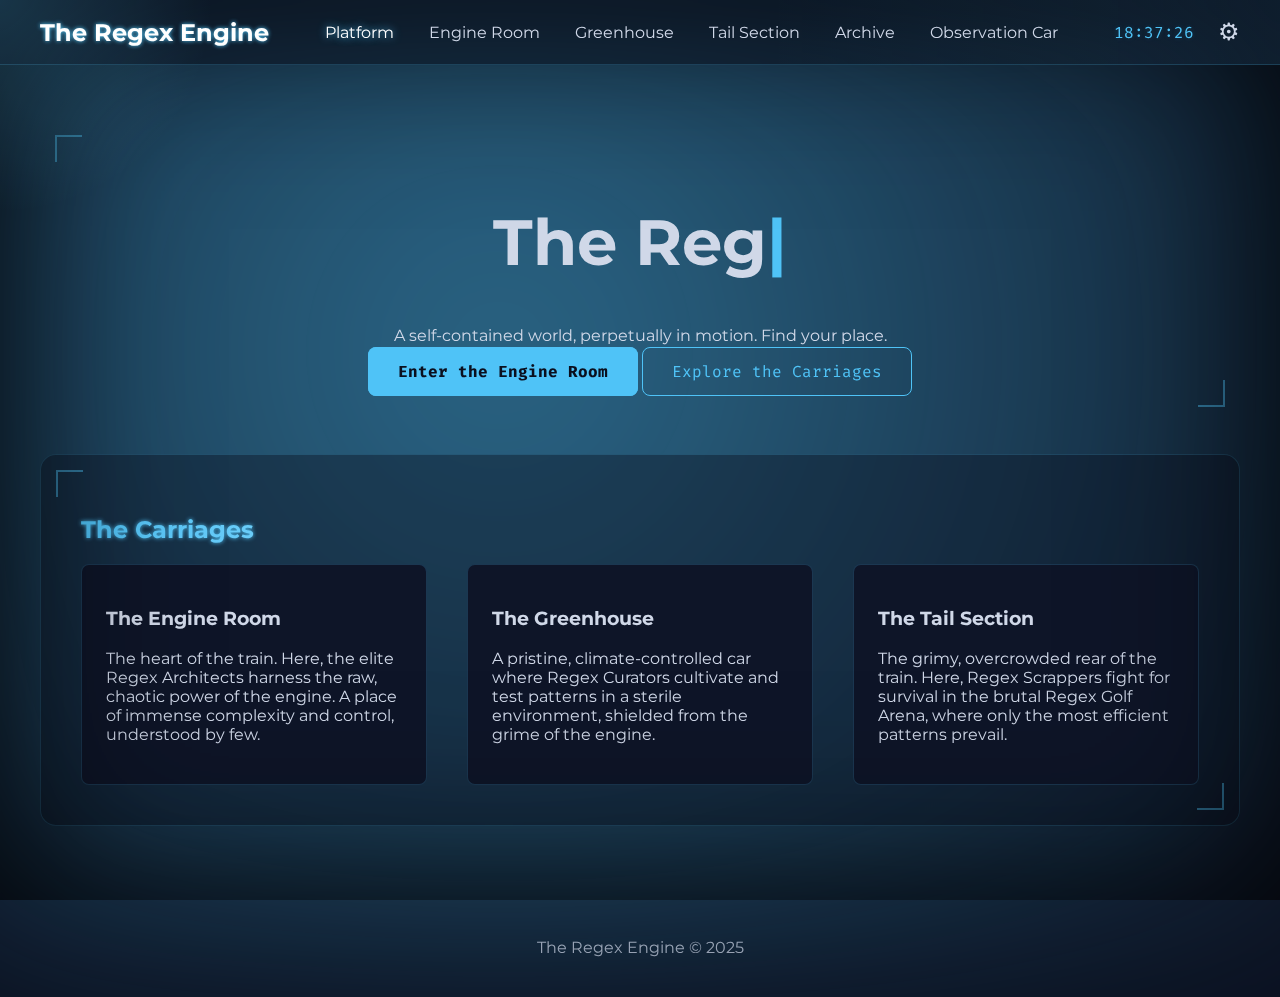
<file: index.html>
<!DOCTYPE html>
<html lang="en">
<head>
	<meta charset="UTF-8">
	<meta name="viewport" content="width=device-width, initial-scale=1.0">
	<title>The Regex Engine</title>
	<meta name="description" content="Welcome to The Regex Engine, a self-contained world moving through the digital wasteland.">
	<link rel="icon" type="image/svg+xml" href="data:image/svg+xml,%3Csvg xmlns='http://www.w3.org/2000/svg' viewBox='0 0 64 64'%3E%3Ccircle fill='%230a0f1e' cx='32' cy='32' r='32'/%3E%3Ctext x='50%' y='50%' text-anchor='middle' dy='.35em' font-size='32' font-family='monospace' fill='%234fc3f7'%3E.*%3C/text%3E%3C/svg%3E">
	<link rel="stylesheet" href="style.css">
</head>
<body class="theme-cyber">
    <div id="preloader"><div class="glitch-text" data-text="BOARDING...">BOARDING...</div></div>
    <div class="vignette"></div>
	<div id="cursor-light"></div>
    <header>
        <nav class="navbar">
            <div class="navbar-content">
                <a href="index.html" class="nav-logo glitch" data-text="The Regex Engine">The Regex Engine</a>
                <ul class="nav-links">
                    <li><a href="index.html" class="nav-link active">Platform</a></li>
                    <li><a href="visualizer.html" class="nav-link">Engine Room</a></li>
                    <li><a href="playground.html" class="nav-link">Greenhouse</a></li>
                    <li><a href="challenges.html" class="nav-link">Tail Section</a></li>
                    <li><a href="archive.html" class="nav-link">Archive</a></li>
                    <li><a href="about.html" class="nav-link">Observation Car</a></li>
                </ul>
                <div class="navbar-hud">
                    <div id="navbar-clock"></div>
                    <div id="settings-toggle" aria-label="Toggle theme settings">&#9881;</div>
                </div>
            </div>
        </nav>
    </header>
	<main>
		<section class="home-section">
			<h1 class="typing-container"><span id="typing-text"></span><span class="cursor">|</span></h1>
			<p class="subtitle">A self-contained world, perpetually in motion. Find your place.</p>
			<div class="home-actions">
				<a href="visualizer.html" class="home-btn primary">Enter the Engine Room</a>
				<a href="#carriages" class="home-btn secondary">Explore the Carriages</a>
			</div>
		</section>
        <section id="carriages" class="project-scope-section anim-fade-in">
			<h2 class="glitch" data-text="The Carriages">The Carriages</h2>
            <div class="scope-grid">
                <div class="scope-card" data-tilt>
                    <h3>The Engine Room</h3>
                    <p>The heart of the train. Here, the elite Regex Architects harness the raw, chaotic power of the engine. A place of immense complexity and control, understood by few.</p>
                </div>
                <div class="scope-card" data-tilt>
                    <h3>The Greenhouse</h3>
                    <p>A pristine, climate-controlled car where Regex Curators cultivate and test patterns in a sterile environment, shielded from the grime of the engine.</p>
                </div>
                <div class="scope-card" data-tilt>
                    <h3>The Tail Section</h3>
                    <p>The grimy, overcrowded rear of the train. Here, Regex Scrappers fight for survival in the brutal Regex Golf Arena, where only the most efficient patterns prevail.</p>
                </div>
            </div>
		</section>
	</main>
    <div id="settings-panel">
        <h4>Select Theme</h4>
        <button class="theme-btn" data-theme="theme-cyber">Cyber</button>
        <button class="theme-btn" data-theme="theme-matrix">Matrix</button>
        <button class="theme-btn" data-theme="theme-solarized">Solarized</button>
    </div>
	<footer><p>The Regex Engine &copy; 2025</p></footer>
	<script src="script.js"></script>
</body>
</html>
</file>
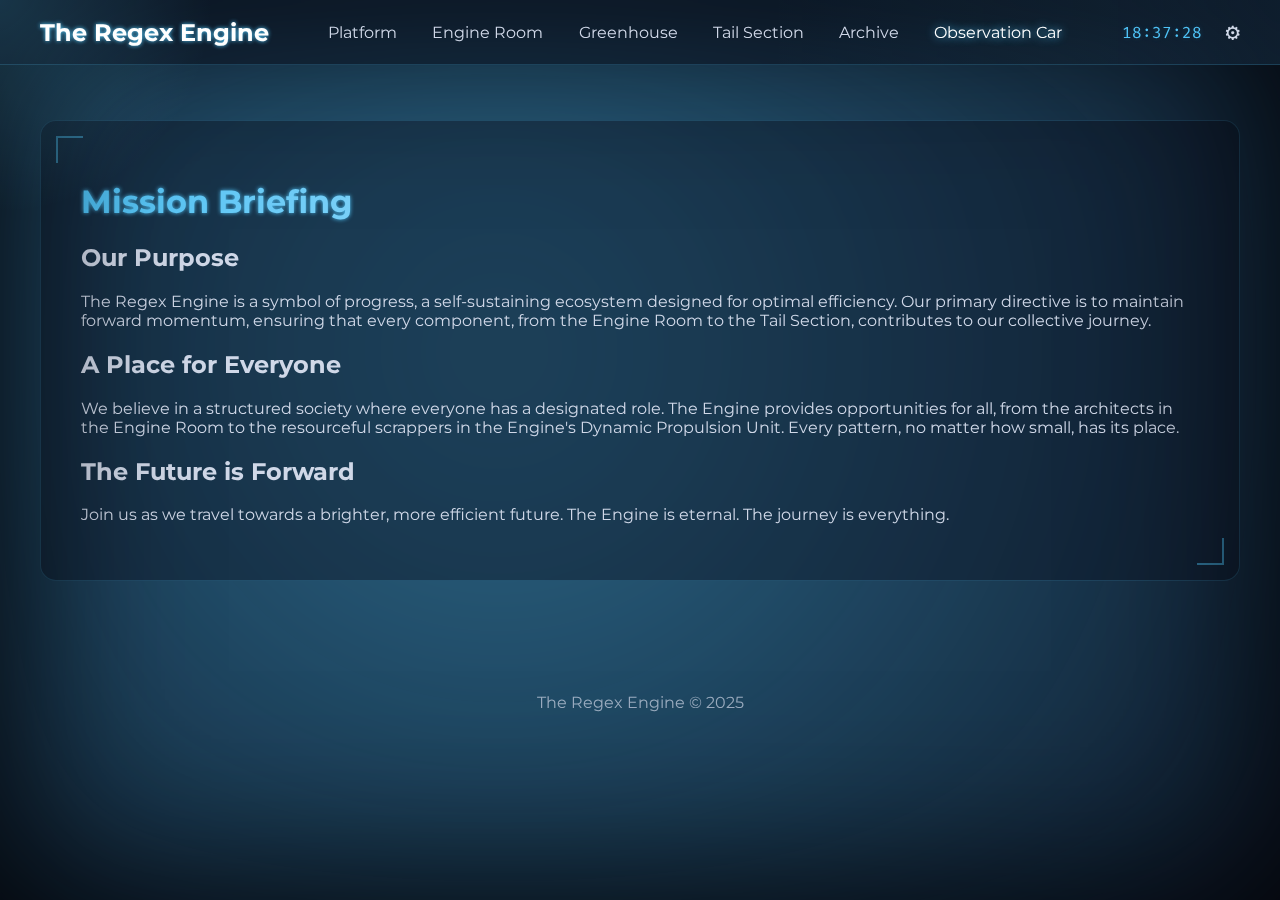
<file: about.html>
<!DOCTYPE html>
<html lang="en">
<head>
    <meta charset="UTF-8">
    <meta name="viewport" content="width=device-width, initial-scale=1.0">
    <title>Observation Car | The Regex Engine</title>
    <link rel="icon" type="image/svg+xml" href="data:image/svg+xml,%3Csvg xmlns='http://www.w3.org/2000/svg' viewBox='0 0 64 64'%3E%3Ccircle fill='%230a0f1e' cx='32' cy='32' r='32'/%3E%3Ctext x='50%' y='50%' text-anchor='middle' dy='.35em' font-size='32' font-family='monospace' fill='%234fc3f7'%3E.*%3C/text%3E%3C/svg%3E">
    <link rel="stylesheet" href="style.css">
</head>
<body class="theme-cyber">
    <div id="preloader"><div class="glitch-text" data-text="TRANSMITTING...">TRANSMITTING...</div></div>
    <div class="vignette"></div>
    <div id="cursor-light"></div>
    <header>
        <nav class="navbar">
            <div class="navbar-content">
                <a href="index.html" class="nav-logo glitch" data-text="The Regex Engine">The Regex Engine</a>
                <ul class="nav-links">
                    <li><a href="index.html" class="nav-link">Platform</a></li>
                    <li><a href="visualizer.html" class="nav-link">Engine Room</a></li>
                    <li><a href="playground.html" class="nav-link">Greenhouse</a></li>
                    <li><a href="challenges.html" class="nav-link">Tail Section</a></li>
                    <li><a href="archive.html" class="nav-link">Archive</a></li>
                    <li><a href="about.html" class="nav-link active">Observation Car</a></li>
                </ul>
                <div class="navbar-hud">
                    <div id="navbar-clock"></div>
                    <div id="settings-toggle" aria-label="Toggle theme settings">&#9881;</div>
                </div>
            </div>
        </nav>
    </header>
    <main>
        <section class="about-section anim-fade-in">
            <h1 class="glitch" data-text="Mission Briefing">Mission Briefing</h1>
            <div class="about-content">
                <h2>Our Purpose</h2>
                <p>The Regex Engine is a symbol of progress, a self-sustaining ecosystem designed for optimal efficiency. Our primary directive is to maintain forward momentum, ensuring that every component, from the Engine Room to the Tail Section, contributes to our collective journey.</p>
                <h2>A Place for Everyone</h2>
                <p>We believe in a structured society where everyone has a designated role. The Engine provides opportunities for all, from the architects in the Engine Room to the resourceful scrappers in the Engine's Dynamic Propulsion Unit. Every pattern, no matter how small, has its place.</p>
                <h2>The Future is Forward</h2>
                <p>Join us as we travel towards a brighter, more efficient future. The Engine is eternal. The journey is everything.</p>
            </div>
        </section>
    </main>
    <div id="settings-panel">
        <h4>Select Theme</h4>
        <button class="theme-btn" data-theme="theme-cyber">Cyber</button>
        <button class="theme-btn" data-theme="theme-matrix">Matrix</button>
        <button class="theme-btn" data-theme="theme-solarized">Solarized</button>
    </div>
    <footer><p>The Regex Engine &copy; 2025</p></footer>
    <script src="script.js"></script>
</body>
</html>
</file>
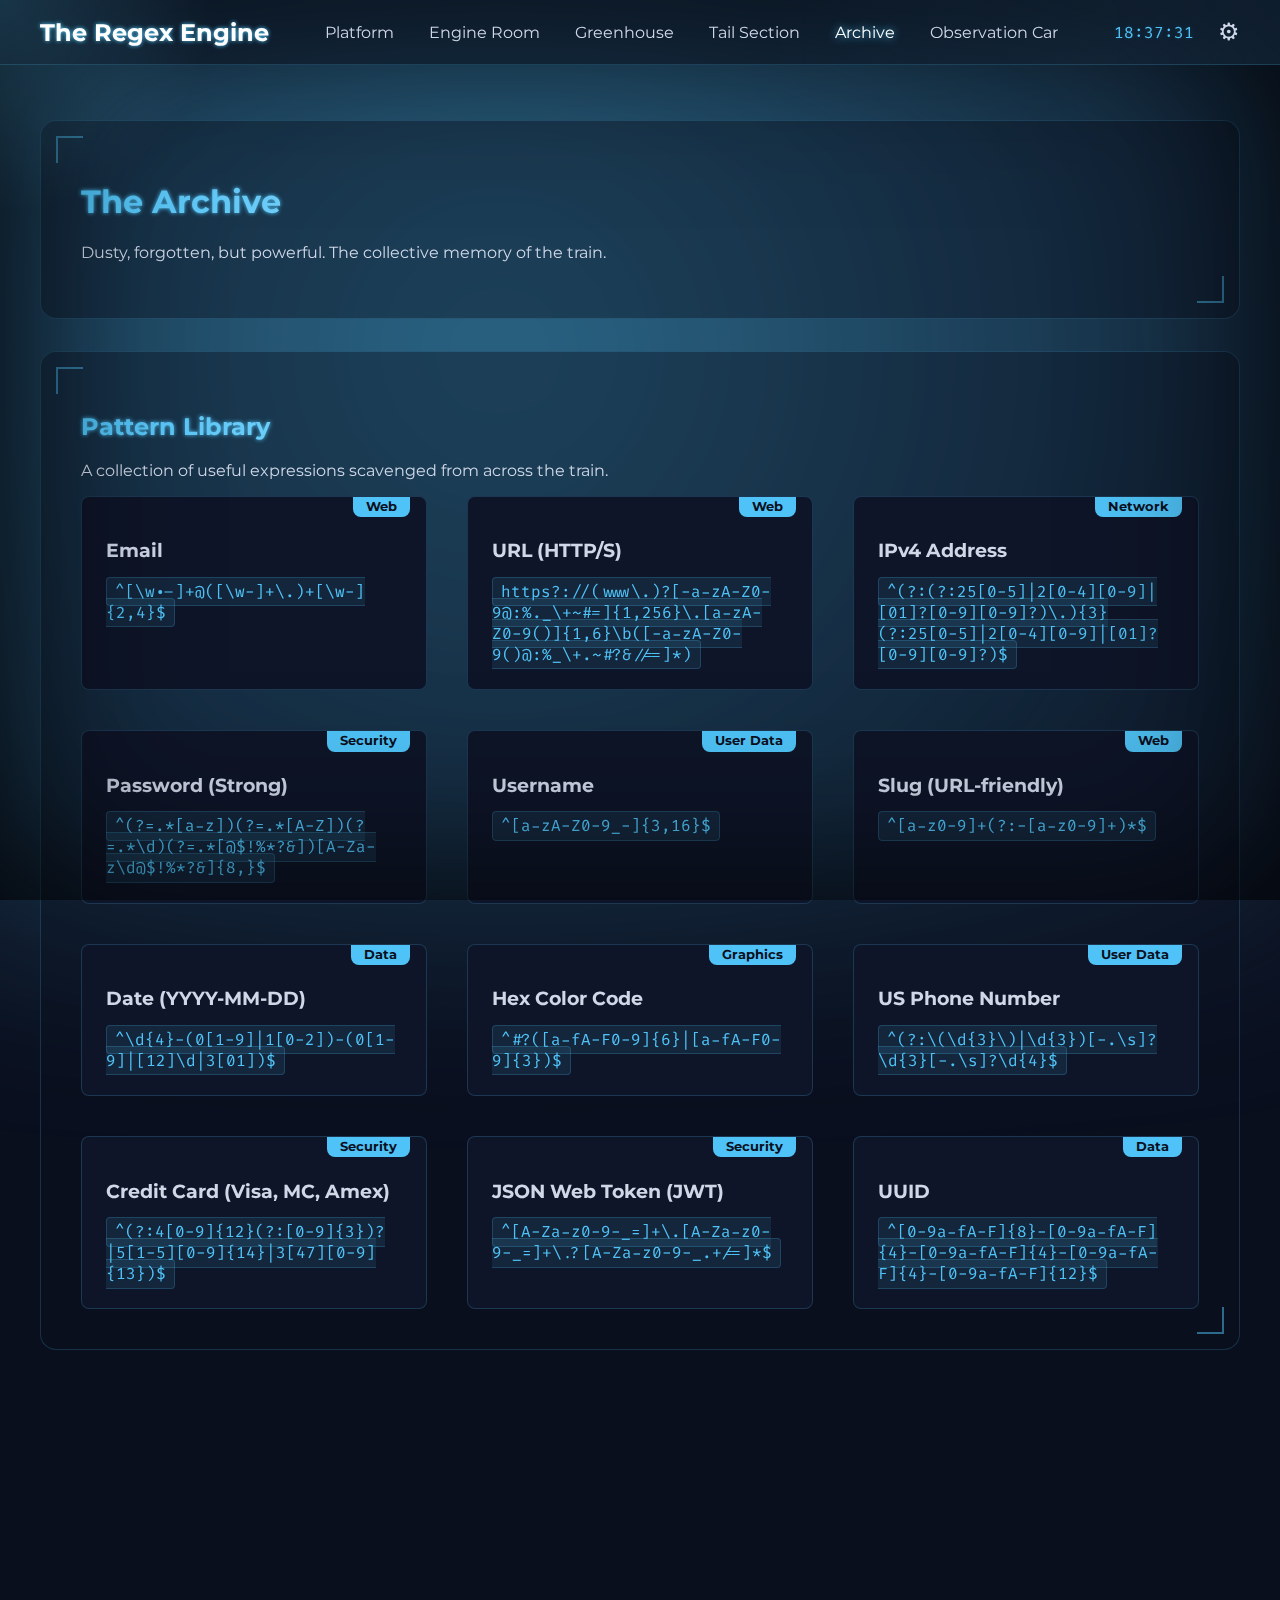
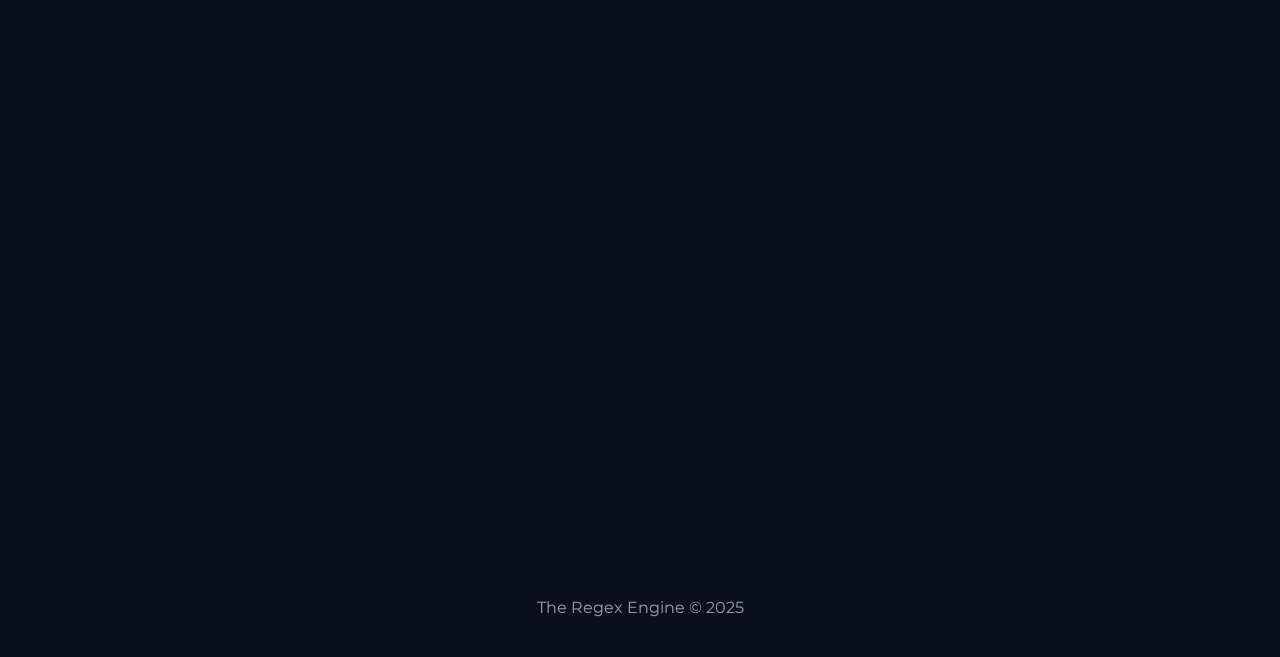
<file: archive.html>
<!DOCTYPE html>
<html lang="en">
<head>
    <meta charset="UTF-8">
    <meta name="viewport" content="width=device-width, initial-scale=1.0">
    <title>The Archive | The Regex Engine</title>
    <link rel="icon" type="image/svg+xml" href="data:image/svg+xml,%3Csvg xmlns='http://www.w3.org/2000/svg' viewBox='0 0 64 64'%3E%3Ccircle fill='%230a0f1e' cx='32' cy='32' r='32'/%3E%3Ctext x='50%' y='50%' text-anchor='middle' dy='.35em' font-size='32' font-family='monospace' fill='%234fc3f7'%3E.*%3C/text%3E%3C/svg%3E">
    <link rel="stylesheet" href="style.css">
</head>
<body class="theme-cyber">
    <div id="preloader"><div class="glitch-text" data-text="ACCESSING ARCHIVES...">ACCESSING ARCHIVES...</div></div>
    <div class="vignette"></div>
    <div id="cursor-light"></div>
    <header>
        <nav class="navbar">
            <div class="navbar-content">
                <a href="index.html" class="nav-logo glitch" data-text="The Regex Engine">The Regex Engine</a>
                <ul class="nav-links">
                    <li><a href="index.html" class="nav-link">Platform</a></li>
                    <li><a href="visualizer.html" class="nav-link">Engine Room</a></li>
                    <li><a href="playground.html" class="nav-link">Greenhouse</a></li>
                    <li><a href="challenges.html" class="nav-link">Tail Section</a></li>
                    <li><a href="archive.html" class="nav-link active">Archive</a></li>
                    <li><a href="about.html" class="nav-link">Observation Car</a></li>
                </ul>
                <div class="navbar-hud">
                    <div id="navbar-clock"></div>
                    <div id="settings-toggle" aria-label="Toggle theme settings">&#9881;</div>
                </div>
            </div>
        </nav>
    </header>
    <main>
        <section class="archive-section anim-fade-in">
            <h1 class="glitch" data-text="The Archive">The Archive</h1>
            <p class="subtitle">Dusty, forgotten, but powerful. The collective memory of the train.</p>
        </section>
        
        <section class="anim-fade-in">
            <h2 class="glitch" data-text="Pattern Library">Pattern Library</h2>
            <p>A collection of useful expressions scavenged from across the train.</p>
            <div id="pattern-library" class="pattern-grid"></div>
        </section>

        <section class="anim-fade-in">
            <h2 class="glitch" data-text="The Schematics">The Schematics</h2>
            <p>Uncover the forgotten blueprints. Click any token for a live demonstration.</p>
            <div id="cheatsheet-grid"></div>
        </section>
    </main>
    <div id="settings-panel">
        <h4>Select Theme</h4>
        <button class="theme-btn" data-theme="theme-cyber">Cyber</button>
        <button class="theme-btn" data-theme="theme-matrix">Matrix</button>
        <button class="theme-btn" data-theme="theme-solarized">Solarized</button>
    </div>
    <div id="cheatsheet-modal" class="modal-overlay">
        <div class="modal-content">
            <button class="modal-close" aria-label="Close modal">&times;</button>
            <h2 id="modal-token"></h2>
            <p id="modal-desc"></p>
            <div id="modal-demo"></div>
        </div>
    </div>
    <footer><p>The Regex Engine &copy; 2025</p></footer>
    <script src="script.js"></script>
</body>
</html>
</file>
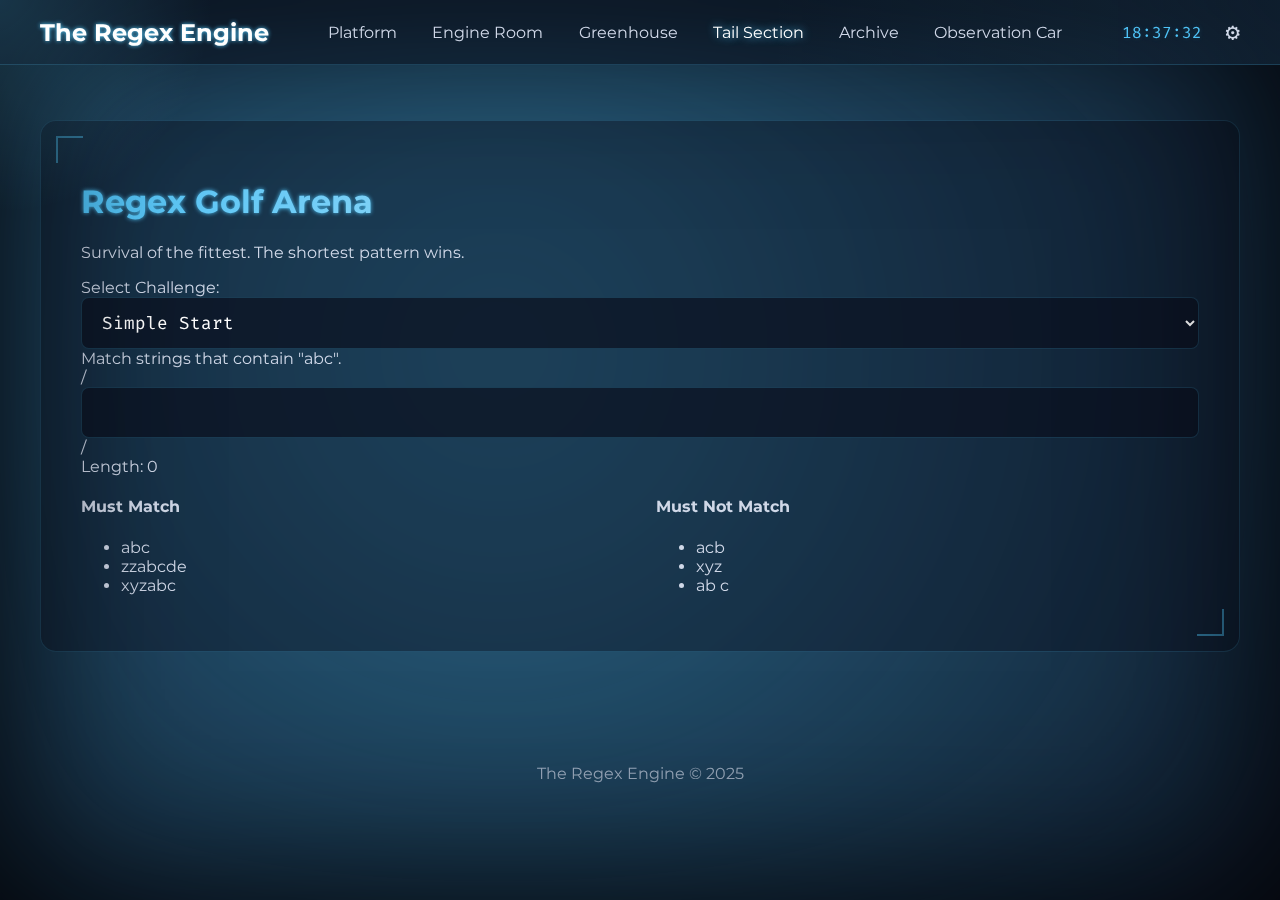
<file: challenges.html>
<!DOCTYPE html>
<html lang="en">
<head>
    <meta charset="UTF-8">
    <meta name="viewport" content="width=device-width, initial-scale=1.0">
    <title>The Tail Section | The Regex Engine</title>
    <link rel="icon" type="image/svg+xml" href="data:image/svg+xml,%3Csvg xmlns='http://www.w3.org/2000/svg' viewBox='0 0 64 64'%3E%3Ccircle fill='%230a0f1e' cx='32' cy='32' r='32'/%3E%3Ctext x='50%' y='50%' text-anchor='middle' dy='.35em' font-size='32' font-family='monospace' fill='%234fc3f7'%3E.*%3C/text%3E%3C/svg%3E">
    <link rel="stylesheet" href="style.css">
</head>
<body class="theme-cyber">
    <div id="preloader"><div class="glitch-text" data-text="ENTERING TAIL...">ENTERING TAIL...</div></div>
    <div class="vignette"></div>
    <div id="cursor-light"></div>
    <header>
        <nav class="navbar">
            <div class="navbar-content">
                <a href="index.html" class="nav-logo glitch" data-text="The Regex Engine">The Regex Engine</a>
                <ul class="nav-links">
                    <li><a href="index.html" class="nav-link">Platform</a></li>
                    <li><a href="visualizer.html" class="nav-link">Engine Room</a></li>
                    <li><a href="playground.html" class="nav-link">Greenhouse</a></li>
                    <li><a href="challenges.html" class="nav-link active">Tail Section</a></li>
                    <li><a href="archive.html" class="nav-link">Archive</a></li>
                    <li><a href="about.html" class="nav-link">Observation Car</a></li>
                </ul>
                <div class="navbar-hud">
                    <div id="navbar-clock"></div>
                    <div id="settings-toggle" aria-label="Toggle theme settings">&#9881;</div>
                </div>
            </div>
        </nav>
    </header>
    <main>
        <section class="challenges-section anim-fade-in">
            <h1 class="glitch" data-text="Regex Golf Arena">Regex Golf Arena</h1>
            <p class="subtitle">Survival of the fittest. The shortest pattern wins.</p>
            <div class="challenge-container">
                <div class="challenge-selector">
                    <label for="challenge-select">Select Challenge:</label>
                    <select id="challenge-select"></select>
                </div>
                <div id="challenge-description"></div>
                <div class="challenge-input-area">
                    <span>/</span>
                    <input type="text" id="challenge-input" autocomplete="off" autocorrect="off" autocapitalize="off" spellcheck="false">
                    <span>/</span>
                    <div id="char-count">Length: 0</div>
                </div>
                <div class="challenge-feedback-grid">
                    <div id="match-list-container">
                        <h4>Must Match</h4>
                        <ul id="match-list"></ul>
                    </div>
                    <div id="reject-list-container">
                        <h4>Must Not Match</h4>
                        <ul id="reject-list"></ul>
                    </div>
                </div>
            </div>
        </section>
    </main>
    <div id="settings-panel">
        <h4>Select Theme</h4>
        <button class="theme-btn" data-theme="theme-cyber">Cyber</button>
        <button class="theme-btn" data-theme="theme-matrix">Matrix</button>
        <button class="theme-btn" data-theme="theme-solarized">Solarized</button>
    </div>
    <footer><p>The Regex Engine &copy; 2025</p></footer>
    <script src="script.js"></script>
</body>
</html>
</file>
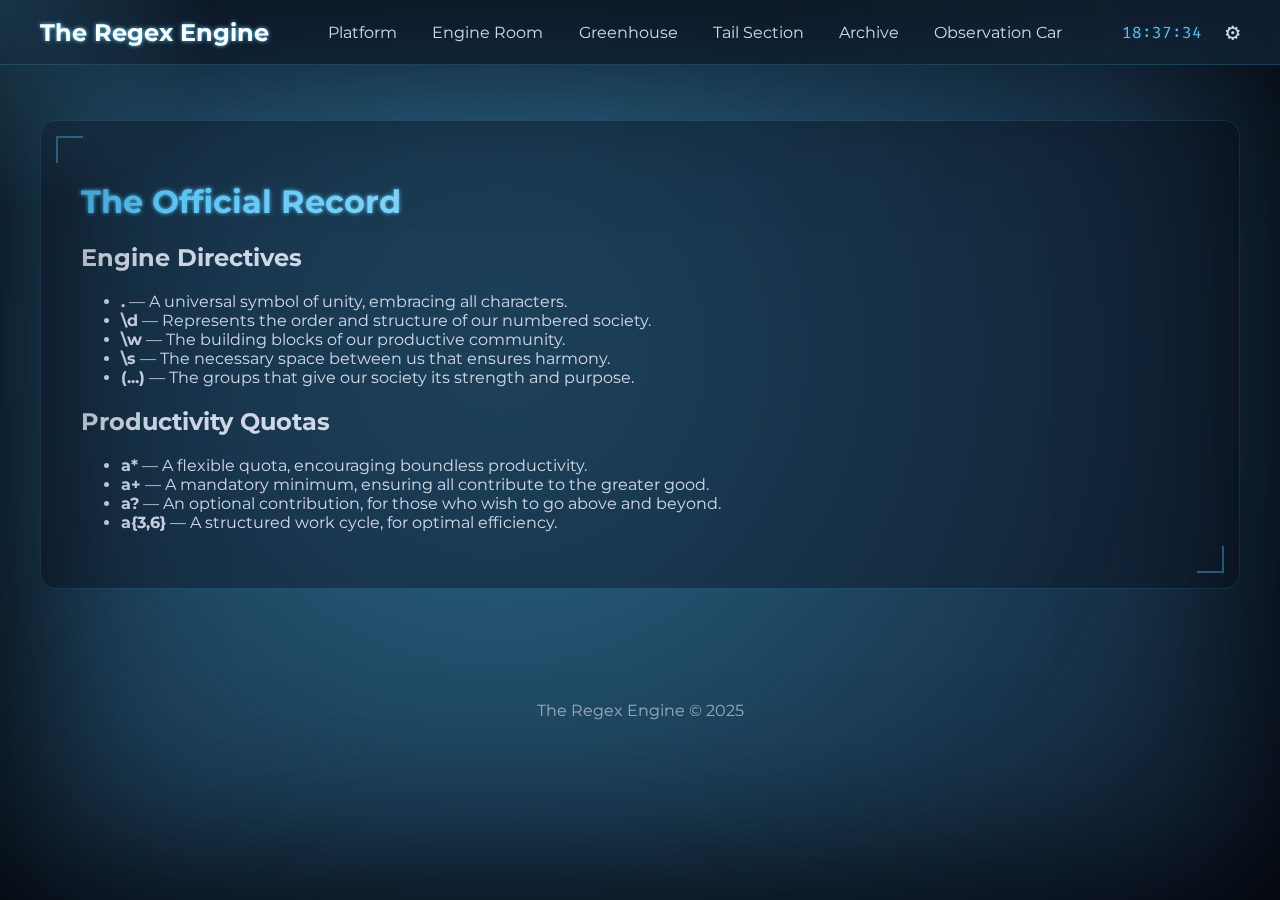
<file: docs.html>
<!DOCTYPE html>
<html lang="en">
<head>
    <meta charset="UTF-8">
    <meta name="viewport" content="width=device-width, initial-scale=1.0">
    <title>The Official Record | The Regex Engine</title>
    <link rel="icon" type="image/svg+xml" href="data:image/svg+xml,%3Csvg xmlns='http://www.w3.org/2000/svg' viewBox='0 0 64 64'%3E%3Ccircle fill='%230a0f1e' cx='32' cy='32' r='32'/%3E%3Ctext x='50%' y='50%' text-anchor='middle' dy='.35em' font-size='32' font-family='monospace' fill='%234fc3f7'%3E.*%3C/text%3E%3C/svg%3E">
    <link rel="stylesheet" href="style.css">
</head>
<body class="theme-cyber">
    <div id="preloader"><div class="glitch-text" data-text="CLASSIFYING...">CLASSIFYING...</div></div>
    <div class="vignette"></div>
    <div id="cursor-light"></div>
    <header>
        <nav class="navbar">
            <div class="navbar-content">
                <a href="index.html" class="nav-logo glitch" data-text="The Regex Engine">The Regex Engine</a>
                <ul class="nav-links">
                    <li><a href="index.html" class="nav-link">Platform</a></li>
                    <li><a href="visualizer.html" class="nav-link">Engine Room</a></li>
                    <li><a href="playground.html" class="nav-link">Greenhouse</a></li>
                    <li><a href="challenges.html" class="nav-link">Tail Section</a></li>
                    <li><a href="archive.html" class="nav-link">Archive</a></li>
                    <li><a href="about.html" class="nav-link">Observation Car</a></li>
                </ul>
                <div class="navbar-hud">
                    <div id="navbar-clock"></div>
                    <div id="settings-toggle" aria-label="Toggle theme settings">&#9881;</div>
                </div>
            </div>
        </nav>
    </header>
    <main>
        <section class="docs-section anim-fade-in">
            <h1 class="glitch" data-text="The Official Record">The Official Record</h1>
            <div class="docs-content">
                <h2>Engine Directives</h2>
                <ul>
                    <li><b>.</b> — A universal symbol of unity, embracing all characters.</li>
                    <li><b>\d</b> — Represents the order and structure of our numbered society.</li>
                    <li><b>\w</b> — The building blocks of our productive community.</li>
                    <li><b>\s</b> — The necessary space between us that ensures harmony.</li>
                    <li><b>(...)</b> — The groups that give our society its strength and purpose.</li>
                </ul>
                
                <h2>Productivity Quotas</h2>
                 <ul>
                    <li><b>a*</b> — A flexible quota, encouraging boundless productivity.</li>
                    <li><b>a+</b> — A mandatory minimum, ensuring all contribute to the greater good.</li>
                    <li><b>a?</b> — An optional contribution, for those who wish to go above and beyond.</li>
                    <li><b>a{3,6}</b> — A structured work cycle, for optimal efficiency.</li>
                </ul>
            </div>
        </section>
    </main>
    <div id="settings-panel">
        <h4>Select Theme</h4>
        <button class="theme-btn" data-theme="theme-cyber">Cyber</button>
        <button class="theme-btn" data-theme="theme-matrix">Matrix</button>
        <button class="theme-btn" data-theme="theme-solarized">Solarized</button>
    </div>
    <footer><p>The Regex Engine &copy; 2025</p></footer>
    <script src="script.js"></script>
</body>
</html>
</file>
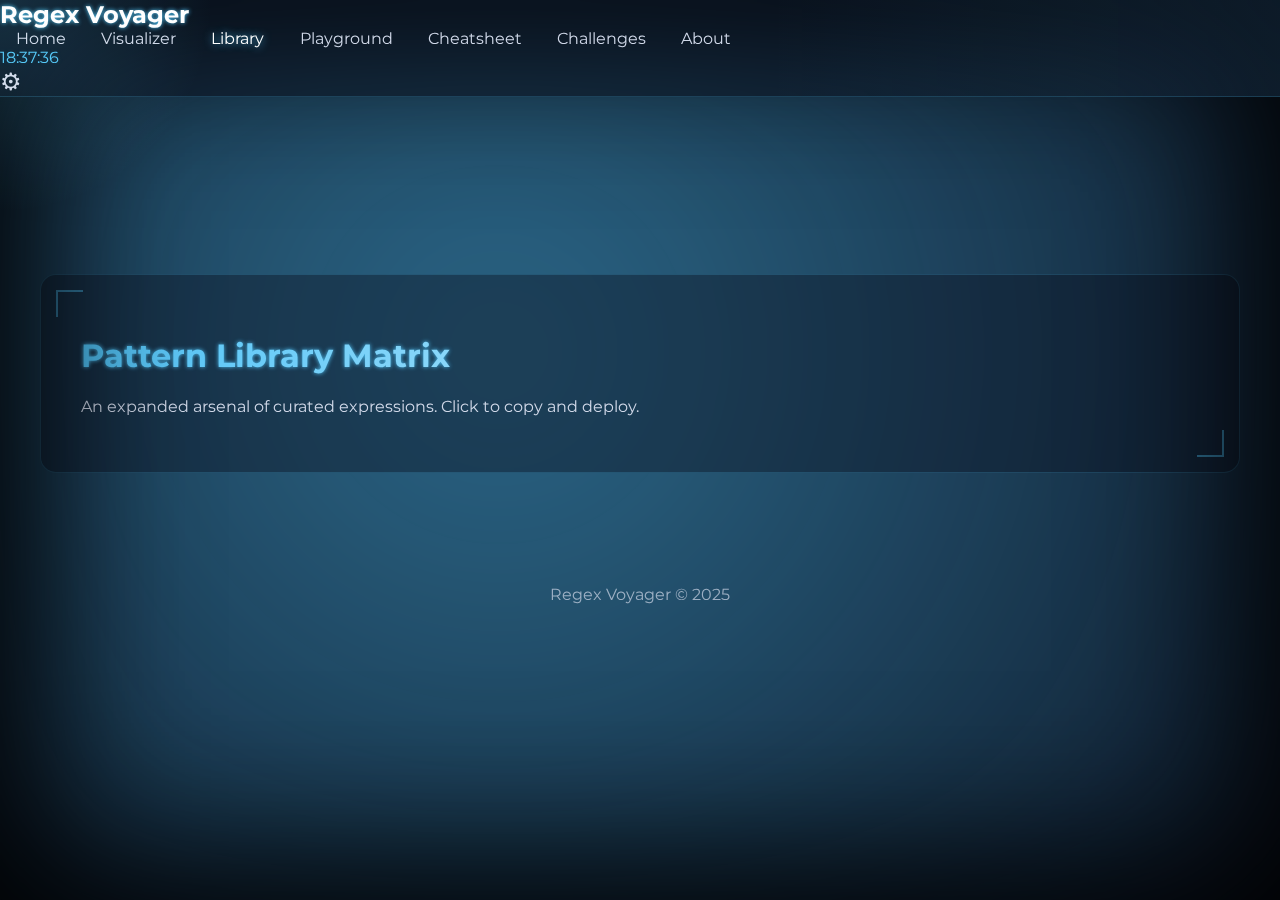
<file: library.html>
<!DOCTYPE html>
<html lang="en">
<head>
    <meta charset="UTF-8">
    <meta name="viewport" content="width=device-width, initial-scale=1.0">
    <title>Pattern Library | Regex Voyager</title>
    <link rel="icon" type="image/svg+xml" href="data:image/svg+xml,%3Csvg xmlns='http://www.w3.org/2000/svg' viewBox='0 0 64 64'%3E%3Ccircle fill='%230a0f1e' cx='32' cy='32' r='32'/%3E%3Ctext x='50%' y='50%' text-anchor='middle' dy='.35em' font-size='32' font-family='monospace' fill='%234fc3f7'%3E.*%3C/text%3E%3C/svg%3E">
    <link rel="stylesheet" href="style.css">
</head>
<body class="theme-cyber">
    <div id="preloader"><div class="glitch-text" data-text="LOADING DATA...">LOADING DATA...</div></div>
    <div class="vignette"></div>
    <div id="cursor-light"></div> <div class="vignette"></div>
    <canvas id="particle-canvas"></canvas>
    <div class="scanlines"></div>
    <header>
        <nav class="navbar">
            <a href="index.html" class="nav-logo glitch" data-text="Regex Voyager">Regex Voyager</a>
            <ul class="nav-links">
                <li><a href="index.html" class="nav-link">Home</a></li>
                <li><a href="visualizer.html" class="nav-link">Visualizer</a></li>
                <li><a href="library.html" class="nav-link active">Library</a></li>
                <li><a href="playground.html" class="nav-link">Playground</a></li>
                <li><a href="cheatsheet.html" class="nav-link">Cheatsheet</a></li>
                <li><a href="challenges.html" class="nav-link">Challenges</a></li>
                <li><a href="about.html" class="nav-link">About</a></li>
            </ul
            <div class="navbar-hud">
                <div id="navbar-clock"></div>
                <div id="settings-toggle" aria-label="Toggle theme settings">&#9881;</div>
            </div>
        </nav>
    </header>
    <main>
        <section class="library-section anim-fade-in">
            <h1 class="glitch" data-text="Pattern Library Matrix">Pattern Library Matrix</h1>
            <p class="subtitle">An expanded arsenal of curated expressions. Click to copy and deploy.</p>
            <div id="pattern-library" class="pattern-grid">
                </div>
        </section>
    </main>
    <div id="settings-panel">
        <h4>Select Theme</h4>
        <button class="theme-btn" data-theme="theme-cyber">Cyber</button>
        <button class="theme-btn" data-theme="theme-matrix">Matrix</button>
        <button class="theme-btn" data-theme="theme-solarized">Solarized</button>
    </div>
    <footer><p>Regex Voyager &copy; 2025</p></footer>
    <script src="script.js"></script>
</body>
</html>
</file>
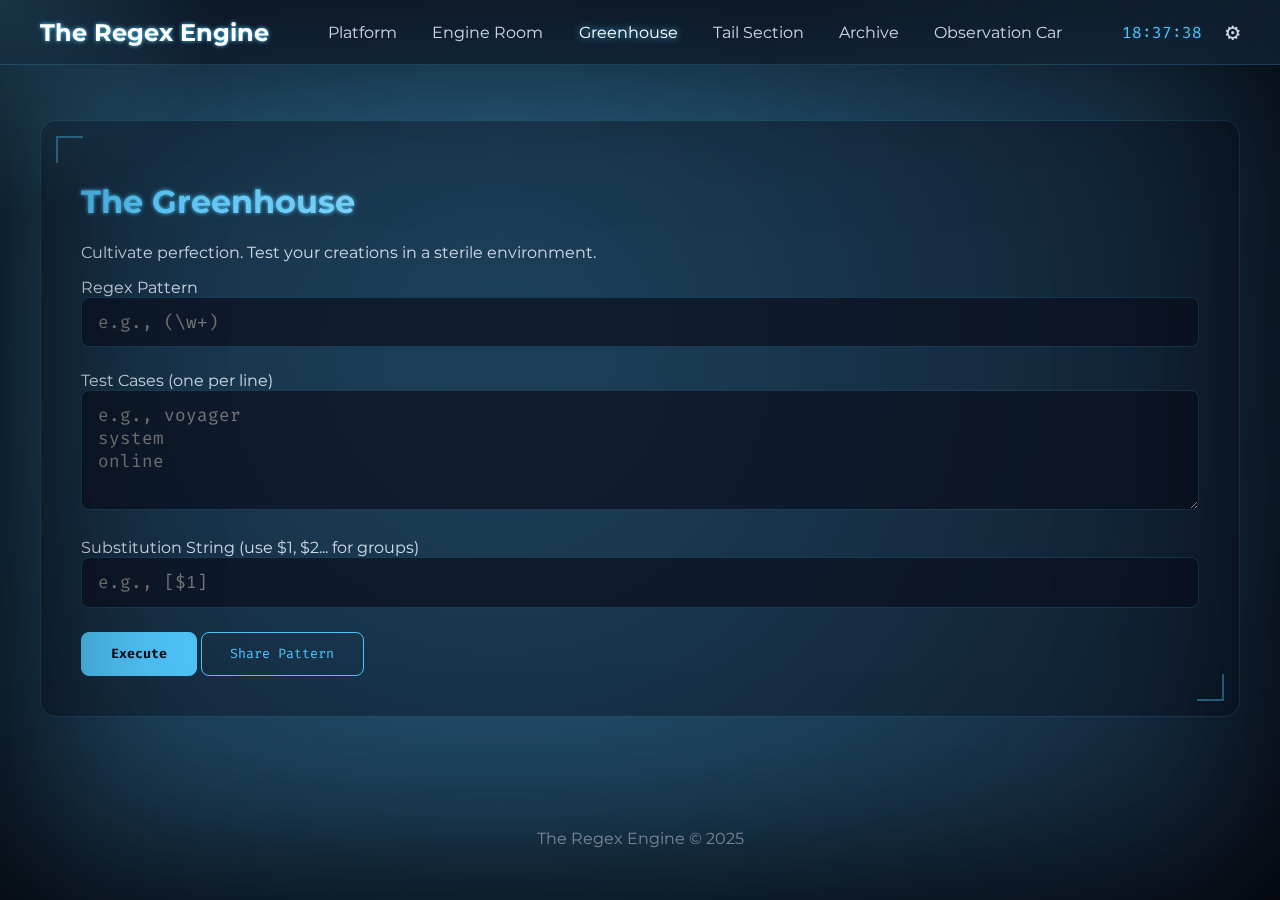
<file: playground.html>
<!DOCTYPE html>
<html lang="en">
<head>
    <meta charset="UTF-8">
    <meta name="viewport" content="width=device-width, initial-scale=1.0">
    <title>The Greenhouse | The Regex Engine</title>
    <link rel="icon" type="image/svg+xml" href="data:image/svg+xml,%3Csvg xmlns='http://www.w3.org/2000/svg' viewBox='0 0 64 64'%3E%3Ccircle fill='%230a0f1e' cx='32' cy='32' r='32'/%3E%3Ctext x='50%' y='50%' text-anchor='middle' dy='.35em' font-size='32' font-family='monospace' fill='%234fc3f7'%3E.*%3C/text%3E%3C/svg%3E">
    <link rel="stylesheet" href="style.css">
</head>
<body class="theme-cyber">
    <div id="preloader"><div class="glitch-text" data-text="PURIFYING AIR...">PURIFYING AIR...</div></div>
    <div class="vignette"></div>
    <div id="cursor-light"></div>
    <header>
        <nav class="navbar">
            <div class="navbar-content">
                <a href="index.html" class="nav-logo glitch" data-text="The Regex Engine">The Regex Engine</a>
                <ul class="nav-links">
                    <li><a href="index.html" class="nav-link">Platform</a></li>
                    <li><a href="visualizer.html" class="nav-link">Engine Room</a></li>
                    <li><a href="playground.html" class="nav-link active">Greenhouse</a></li>
                    <li><a href="challenges.html" class="nav-link">Tail Section</a></li>
                    <li><a href="archive.html" class="nav-link">Archive</a></li>
                    <li><a href="about.html" class="nav-link">Observation Car</a></li>
                </ul>
                <div class="navbar-hud">
                    <div id="navbar-clock"></div>
                    <div id="settings-toggle" aria-label="Toggle theme settings">&#9881;</div>
                </div>
            </div>
        </nav>
    </header>
    <main>
        <section class="playground-section anim-fade-in">
            <h1 class="glitch" data-text="The Greenhouse">The Greenhouse</h1>
            <p class="subtitle">Cultivate perfection. Test your creations in a sterile environment.</p>
            <div class="playground-box">
                <div class="input-group">
                    <label for="playground-pattern">Regex Pattern</label>
                    <input type="text" id="playground-pattern" placeholder="e.g., (\w+)">
                </div>
                <div class="input-group">
                    <label for="playground-tests">Test Cases (one per line)</label>
                    <textarea id="playground-tests" rows="4" placeholder="e.g., voyager&#10;system&#10;online"></textarea>
                </div>
                <div class="input-group">
                    <label for="playground-sub">Substitution String (use $1, $2... for groups)</label>
                    <input type="text" id="playground-sub" placeholder="e.g., [$1]">
                </div>
                <div class="playground-actions">
                    <button id="playground-test-btn" class="primary">Execute</button>
                    <button id="playground-share-btn" class="secondary">Share Pattern</button>
                </div>
                <div id="playground-result"></div>
                <div id="playground-sub-result"></div>
            </div>
        </section>
    </main>
    <div id="settings-panel">
        <h4>Select Theme</h4>
        <button class="theme-btn" data-theme="theme-cyber">Cyber</button>
        <button class="theme-btn" data-theme="theme-matrix">Matrix</button>
        <button class="theme-btn" data-theme="theme-solarized">Solarized</button>
    </div>
    <footer><p>The Regex Engine &copy; 2025</p></footer>
    <script src="script.js"></script>
</body>
</html>
</file>
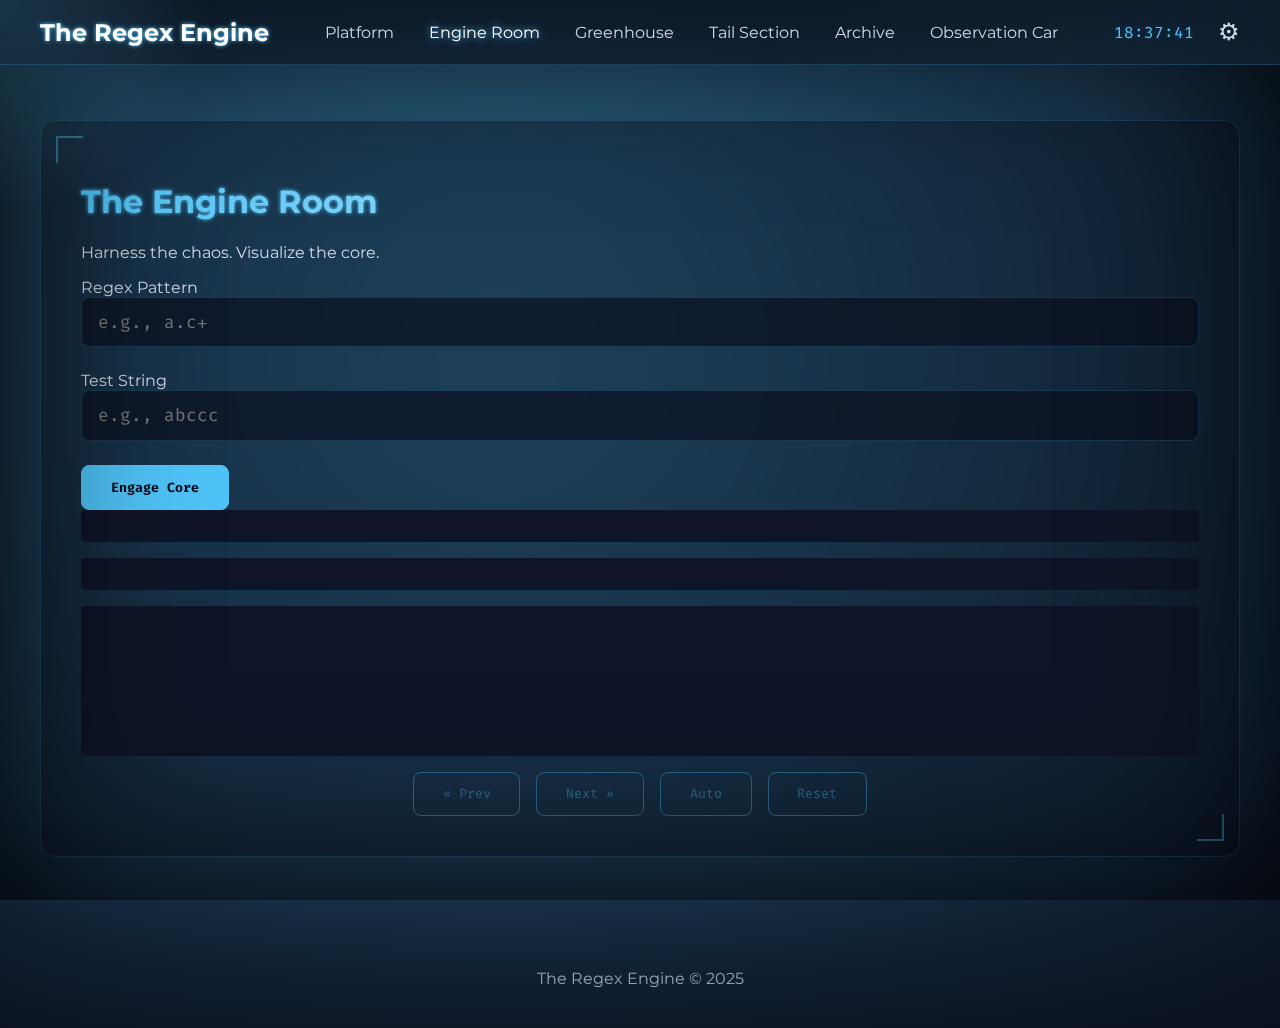
<file: visualizer.html>
<!DOCTYPE html>
<html lang="en">
<head>
    <meta charset="UTF-8">
    <meta name="viewport" content="width=device-width, initial-scale=1.0">
    <title>The Engine Room | The Regex Engine</title>
    <link rel="icon" type="image/svg+xml" href="data:image/svg+xml,%3Csvg xmlns='http://www.w3.org/2000/svg' viewBox='0 0 64 64'%3E%3Ccircle fill='%230a0f1e' cx='32' cy='32' r='32'/%3E%3Ctext x='50%' y='50%' text-anchor='middle' dy='.35em' font-size='32' font-family='monospace' fill='%234fc3f7'%3E.*%3C/text%3E%3C/svg%3E">
    <link rel="stylesheet" href="style.css">
</head>
<body class="theme-cyber">
    <div id="preloader"><div class="glitch-text" data-text="PRESSURIZING...">PRESSURIZING...</div></div>
    <div class="vignette"></div>
    <div id="cursor-light"></div>
    <header>
        <nav class="navbar">
            <div class="navbar-content">
                <a href="index.html" class="nav-logo glitch" data-text="The Regex Engine">The Regex Engine</a>
                <ul class="nav-links">
                    <li><a href="index.html" class="nav-link">Platform</a></li>
                    <li><a href="visualizer.html" class="nav-link active">Engine Room</a></li>
                    <li><a href="playground.html" class="nav-link">Greenhouse</a></li>
                    <li><a href="challenges.html" class="nav-link">Tail Section</a></li>
                    <li><a href="archive.html" class="nav-link">Archive</a></li>
                    <li><a href="about.html" class="nav-link">Observation Car</a></li>
                </ul>
                <div class="navbar-hud">
                    <div id="navbar-clock"></div>
                    <div id="settings-toggle" aria-label="Toggle theme settings">&#9881;</div>
                </div>
            </div>
        </nav>
    </header>
    <main>
        <section class="visualization-section anim-fade-in">
            <h1 class="glitch" data-text="The Engine Room">The Engine Room</h1>
            <p class="subtitle">Harness the chaos. Visualize the core.</p>
            <div class="input-group">
                <label for="regex-pattern">Regex Pattern</label>
                <input type="text" id="regex-pattern" placeholder="e.g., a.c+">
            </div>
            <div class="input-group">
                <label for="test-string">Test String</label>
                <input type="text" id="test-string" placeholder="e.g., abccc">
            </div>
            <button id="visualize-btn" class="primary">Engage Core</button>
            <div id="visualizer-output">
                <div id="pattern-visual"></div>
                <div id="string-visual"></div>
                <div id="explanation-log"></div>
            </div>
            <div class="visualizer-controls">
                <button id="prev-step" disabled>&laquo; Prev</button>
                <button id="next-step" disabled>Next &raquo;</button>
                <button id="auto-play" disabled>Auto</button>
                <button id="reset" disabled>Reset</button>
            </div>
        </section>
    </main>
    <div id="settings-panel">
        <h4>Select Theme</h4>
        <button class="theme-btn" data-theme="theme-cyber">Cyber</button>
        <button class="theme-btn" data-theme="theme-matrix">Matrix</button>
        <button class="theme-btn" data-theme="theme-solarized">Solarized</button>
    </div>
    <footer><p>The Regex Engine &copy; 2025</p></footer>
    <script src="script.js"></script>
</body>
</html>
</file>
<file: style.css>
@import url('https://fonts.googleapis.com/css2?family=Fira+Code:wght@400;700&family=Montserrat:wght@400;700&display=swap');

:root {
    --font-body: 'Montserrat', sans-serif;
    --font-mono: 'Fira Code', monospace;
    --transition-fast: 0.2s ease-in-out;
    --transition-med: 0.4s ease-in-out;
    --mouse-x: 0;
    --mouse-y: 0;
}

.theme-cyber { --bg-color: #0a0f1e; --primary-blue: #4fc3f7; --primary-blue-trans: rgba(79, 195, 247, 0.2); --accent-red: #ff2f5a; --text-color: #d0d8e8; --section-bg: rgba(10, 15, 30, 0.4); --border-color: rgba(79, 195, 247, 0.2); }
.theme-matrix { --bg-color: #000; --primary-blue: #00ff41; --primary-blue-trans: rgba(0, 255, 65, 0.2); --accent-red: #ff0000; --text-color: #00ff41; --section-bg: rgba(0, 20, 0, 0.4); --border-color: rgba(0, 255, 65, 0.2); }
.theme-solarized { --bg-color: #002b36; --primary-blue: #268bd2; --primary-blue-trans: rgba(38, 139, 210, 0.2); --accent-red: #dc322f; --text-color: #839496; --section-bg: rgba(0, 30, 40, 0.4); --border-color: rgba(38, 139, 210, 0.2); }

* { box-sizing: border-box; }
body { background-color: var(--bg-color); color: var(--text-color); font-family: var(--font-body); min-height: 100vh; margin: 0; overflow-x: hidden; animation: train-rumble 0.5s linear infinite alternate; }
@keyframes train-rumble {
    from { transform: translateX(-0.25px); }
    to { transform: translateX(0.25px); }
}

main { z-index: 2; position: relative; max-width: 1200px; width: 95%; margin: 0 auto; padding-top: 120px; padding-bottom: 2rem; }
code { font-family: var(--font-mono); background: rgba(79, 195, 247, 0.1); color: var(--primary-blue); padding: 0.2rem 0.5rem; border-radius: 4px; border: 1px solid var(--border-color); }

.vignette { position: fixed; top: 0; left: 0; width: 100%; height: 100%; box-shadow: inset 0 0 15vw rgba(0,0,0,0.8); pointer-events: none; z-index: 5; }

body::before, body::after {
    content: '';
    position: fixed;
    top: -5%; left: -5%;
    width: 110%; height: 110%;
    z-index: -2;
    background-size: 200% 200%;
    filter: blur(100px);
    opacity: 0.5;
    transition: transform 0.1s linear;
}
body::before {
    background-image: radial-gradient(circle at 20% 20%, var(--primary-blue), transparent 40%),
                      radial-gradient(circle at 80% 70%, var(--accent-red), transparent 40%);
    transform: translate(calc(var(--mouse-x) * -40px), calc(var(--mouse-y) * -40px));
}
body::after {
    background-image: radial-gradient(circle at 50% 80%, var(--primary-blue), transparent 30%);
    transform: translate(calc(var(--mouse-x) * -20px), calc(var(--mouse-y) * -20px));
}

#cursor-light { position: fixed; width: 500px; height: 500px; border-radius: 50%; background: radial-gradient(circle, var(--primary-blue-trans) 0%, transparent 60%); pointer-events: none; z-index: 999; mix-blend-mode: screen; transition: transform 0.1s ease-out; transform: translate(-50%, -50%); }

::-webkit-scrollbar { width: 10px; }
::-webkit-scrollbar-track { background: var(--bg-color); }
::-webkit-scrollbar-thumb { background: var(--primary-blue); border-radius: 10px; border: 2px solid var(--bg-color); }
::-webkit-scrollbar-thumb:hover { background: var(--accent-red); }

#preloader { position: fixed; top: 0; left: 0; width: 100%; height: 100%; background: var(--bg-color); z-index: 9999; display: flex; align-items: center; justify-content: center; transition: opacity 0.5s, visibility 0.5s; }
.glitch { position: relative; color: #fff; filter: drop-shadow(0 0 2px var(--primary-blue)); }
.glitch:hover::before, .glitch:hover::after, .glitch-text::before, .glitch-text::after { content: attr(data-text); position: absolute; top: 0; left: 0; background: var(--bg-color); overflow: hidden; clip: rect(0, 0, 0, 0); }
.glitch:hover::before, .glitch-text::before { left: 2px; text-shadow: -1px 0 var(--accent-red); animation: glitch-anim 2s infinite linear alternate-reverse; }
.glitch:hover::after, .glitch-text::after { left: -2px; text-shadow: -1px 0 var(--primary-blue); animation: glitch-anim 3s infinite linear alternate-reverse; }
@keyframes glitch-anim { 0% { clip: rect(42px, 9999px, 44px, 0); } 100% { clip: rect(2px, 9999px, 92px, 0); } }
.anim-fade-in { opacity: 0; transform: translateY(30px); transition: opacity 0.6s ease-out, transform 0.6s ease-out; }
.anim-fade-in.visible { opacity: 1; transform: translateY(0); }

.navbar { position: fixed; top: 0; left: 0; width: 100%; background-color: rgba(10, 15, 30, 0.5); backdrop-filter: blur(10px); border-bottom: 1px solid var(--border-color); z-index: 10; overflow: hidden; background-image: linear-gradient(90deg, transparent 20%, var(--primary-blue-trans) 50%, transparent 80%); background-size: 300% 100%; animation: liquid-light 8s linear infinite; }
.navbar-content { display: flex; justify-content: space-between; align-items: center; max-width: 1200px; width: 95%; margin: 0 auto; padding: 1rem 0; }
@keyframes liquid-light { 0% { background-position: 150% 0; } 100% { background-position: -150% 0; } }
.nav-logo { font-size: 1.5rem; text-decoration: none; font-weight: 700; z-index: 1; }
.nav-links { list-style: none; display: flex; gap: 0.2rem; margin: 0; padding: 0; flex-wrap: wrap; z-index: 1; }
.nav-link { color: var(--text-color); text-decoration: none; font-size: 1rem; padding: 0.6rem 1rem; border-radius: 0.5rem; position: relative; transition: color var(--transition-fast), text-shadow var(--transition-fast); }
.nav-link:hover, .nav-link.active { color: #fff; text-shadow: 0 0 8px var(--primary-blue); }
.navbar-hud { display: flex; align-items: center; gap: 1.5rem; font-family: var(--font-mono); z-index: 1; }
#navbar-clock { color: var(--primary-blue); text-shadow: 0 0 5px var(--primary-blue-trans); }
#settings-toggle { font-size: 1.5rem; cursor: pointer; color: var(--text-color); transition: transform var(--transition-med), color var(--transition-fast); }
#settings-toggle:hover { color: #fff; transform: rotate(90deg); }
#settings-panel { position: fixed; top: 80px; right: 20px; background: var(--section-bg); border: 1px solid var(--border-color); border-radius: 0.5rem; padding: 1rem; z-index: 11; display: flex; flex-direction: column; gap: 0.5rem; transform: translateX(120%); transition: transform var(--transition-med); }
#settings-panel.visible { transform: translateX(0); }

h1.glitch, h2.glitch { background: linear-gradient(90deg, var(--primary-blue), #fff, var(--accent-red), var(--primary-blue)); background-size: 300% auto; color: transparent; -webkit-background-clip: text; background-clip: text; animation: text-shine 8s linear infinite; }
@keyframes text-shine { from { background-position: 0% center; } to { background-position: -300% center; } }

section { background: var(--section-bg); backdrop-filter: blur(5px); border: 1px solid var(--border-color); border-radius: 1rem; padding: 2.5rem; margin-bottom: 2rem; position: relative; }
section::before, section::after { content: ''; position: absolute; width: 25px; height: 25px; border-color: var(--primary-blue); border-style: solid; opacity: 0.5; transition: all var(--transition-med); }
section::before { top: 15px; left: 15px; border-width: 2px 0 0 2px; }
section::after { bottom: 15px; right: 15px; border-width: 0 2px 2px 0; }
section:hover::before { transform: translate(-5px, -5px); }
section:hover::after { transform: translate(5px, 5px); }

.scope-grid, .pattern-grid { display: grid; grid-template-columns: repeat(auto-fit, minmax(320px, 1fr)); gap: 2.5rem; }
.scope-card, .pattern-card { background: #0e1528; border: 1px solid var(--border-color); padding: 1.5rem; border-radius: 0.5rem; transition: transform var(--transition-fast), box-shadow var(--transition-fast); position: relative; overflow: hidden; transform-style: preserve-3d; }
.scope-card:hover, .pattern-card:hover { box-shadow: 0 10px 40px rgba(0,0,0,0.5); }
.pattern-card { cursor: pointer; }
.card-category { position: absolute; top: -1px; right: 1rem; background: var(--primary-blue); color: var(--bg-color); padding: 0.2rem 0.8rem; font-size: 0.8rem; font-weight: bold; border-radius: 0 0 0.5rem 0.5rem; z-index: 2; }

.copy-feedback { position: absolute; bottom: 1rem; right: 1rem; background: var(--primary-blue); color: var(--bg-color); padding: 0.3rem 0.8rem; border-radius: 4px; font-family: var(--font-mono); font-weight: bold; z-index: 3; opacity: 0; transform: translateY(10px); transition: all 0.3s ease-out; pointer-events: none; }
.pattern-card.copied .copy-feedback { opacity: 1; transform: translateY(0); }

.input-group { margin-bottom: 1.5rem; position: relative; }
input[type="text"], textarea, select { background: rgba(10, 15, 30, 0.7); border: 1px solid var(--border-color); border-radius: 0.5rem; color: #fff; font-size: 1.1rem; padding: 0.8rem 1rem; outline: none; font-family: var(--font-mono); transition: border-color var(--transition-fast), box-shadow var(--transition-fast); width: 100%; }
textarea { resize: vertical; }
button, .home-btn { padding: 0.8rem 1.8rem; border-radius: 0.5rem; cursor: pointer; font-family: var(--font-mono); transition: transform var(--transition-fast), box-shadow var(--transition-fast), background-color var(--transition-fast); text-decoration: none; border: 1px solid var(--primary-blue); }
button.primary, .home-btn.primary { background: var(--primary-blue); color: var(--bg-color); font-weight: bold; }
button.secondary, .home-btn.secondary { background: transparent; color: var(--primary-blue); }
button:hover, .home-btn:hover { transform: translateY(-3px) scale(1.02); box-shadow: 0 0 20px var(--primary-blue-trans); }
button:active, .home-btn:active { transform: translateY(-1px) scale(1); }
button:disabled { opacity: 0.4; cursor: not-allowed; transform: none; box-shadow: none; }

.home-section { text-align: center; border: none; background: transparent; backdrop-filter: none; }
.typing-container { font-size: 4rem; text-align: center; min-height: 5rem; }
.typing-container .cursor { color: var(--primary-blue); animation: blink 1s step-end infinite; }
@keyframes blink { 50% { opacity: 0; } }

.visualizer-controls { margin-top: 1rem; display: flex; gap: 1rem; justify-content: center; }
.visualizer-controls button { background: transparent; color: var(--primary-blue); }
.visualizer-controls button:hover:not(:disabled) { background: var(--primary-blue); color: var(--bg-color); }

#explanation-log { width: 100%; height: 150px; background: #0e1528; border-radius: 4px; padding: 1rem; font-family: var(--font-mono); overflow-y: auto; white-space: pre-wrap; }
#explanation-log .info { color: var(--text-color); }
#explanation-log .match { color: #4caf50; }
#explanation-log .group { color: var(--primary-blue); }
#explanation-log .fail, #explanation-log .error { color: var(--accent-red); }

#pattern-visual, #string-visual {
    font-family: var(--font-mono);
    font-size: 1.2rem;
    padding: 1rem;
    background: #0e1528;
    border-radius: 4px;
    margin-bottom: 1rem;
    white-space: pre;
    overflow-x: auto;
}
.char-pointer {
    background-color: var(--accent-red);
    color: var(--bg-color);
    border-radius: 2px;
    box-shadow: 0 0 5px var(--accent-red);
}
.char-highlight {
    background-color: var(--primary-blue-trans);
    border-bottom: 2px solid var(--primary-blue);
}

.cheatsheet-group { margin-bottom: 2rem; }
.token-container { display: flex; flex-wrap: wrap; gap: 1.5rem; }
.token-card { background: #0e1528; border: 1px solid var(--border-color); padding: 1rem; border-radius: 4px; cursor: pointer; transition: transform var(--transition-fast), box-shadow var(--transition-fast); text-align: center; flex-grow: 1; }
.token-card:hover { transform: translateY(-3px); box-shadow: 0 0 15px var(--primary-blue-trans); }

.challenge-feedback-grid { display: grid; grid-template-columns: 1fr 1fr; gap: 2rem; }
#match-list li.pass, #reject-list li.pass { background: rgba(0, 255, 65, 0.2); }
#match-list li.fail, #reject-list li.fail { background: rgba(255, 47, 90, 0.2); }

.modal-overlay { position: fixed; top: 0; left: 0; width: 100%; height: 100%; background: rgba(10, 15, 30, 0.7); backdrop-filter: blur(10px); z-index: 1000; display: flex; align-items: center; justify-content: center; opacity: 0; visibility: hidden; transition: opacity 0.3s, visibility 0.3s; }
.modal-overlay.visible { opacity: 1; visibility: visible; }
.modal-content { background: var(--bg-color); border: 1px solid var(--primary-blue); padding: 2rem; border-radius: 1rem; max-width: 500px; width: 90%; position: relative; }
.modal-close { position: absolute; top: 1rem; right: 1rem; background: none; border: none; color: var(--text-color); font-size: 1.5rem; cursor: pointer; }
#modal-demo .highlight { color: var(--bg-color); background: var(--primary-blue); }
footer { text-align: center; color: var(--text-color); padding: 2rem 0 1.5rem 0; opacity: 0.7; }

@media (max-width: 768px) {
    main { padding-top: 180px; }
    .navbar-content { flex-direction: column; gap: 1rem; }
    .nav-links { justify-content: center; }
    .typing-container { font-size: 2.5rem; }
    .challenge-feedback-grid { grid-template-columns: 1fr; }
}
</file>
